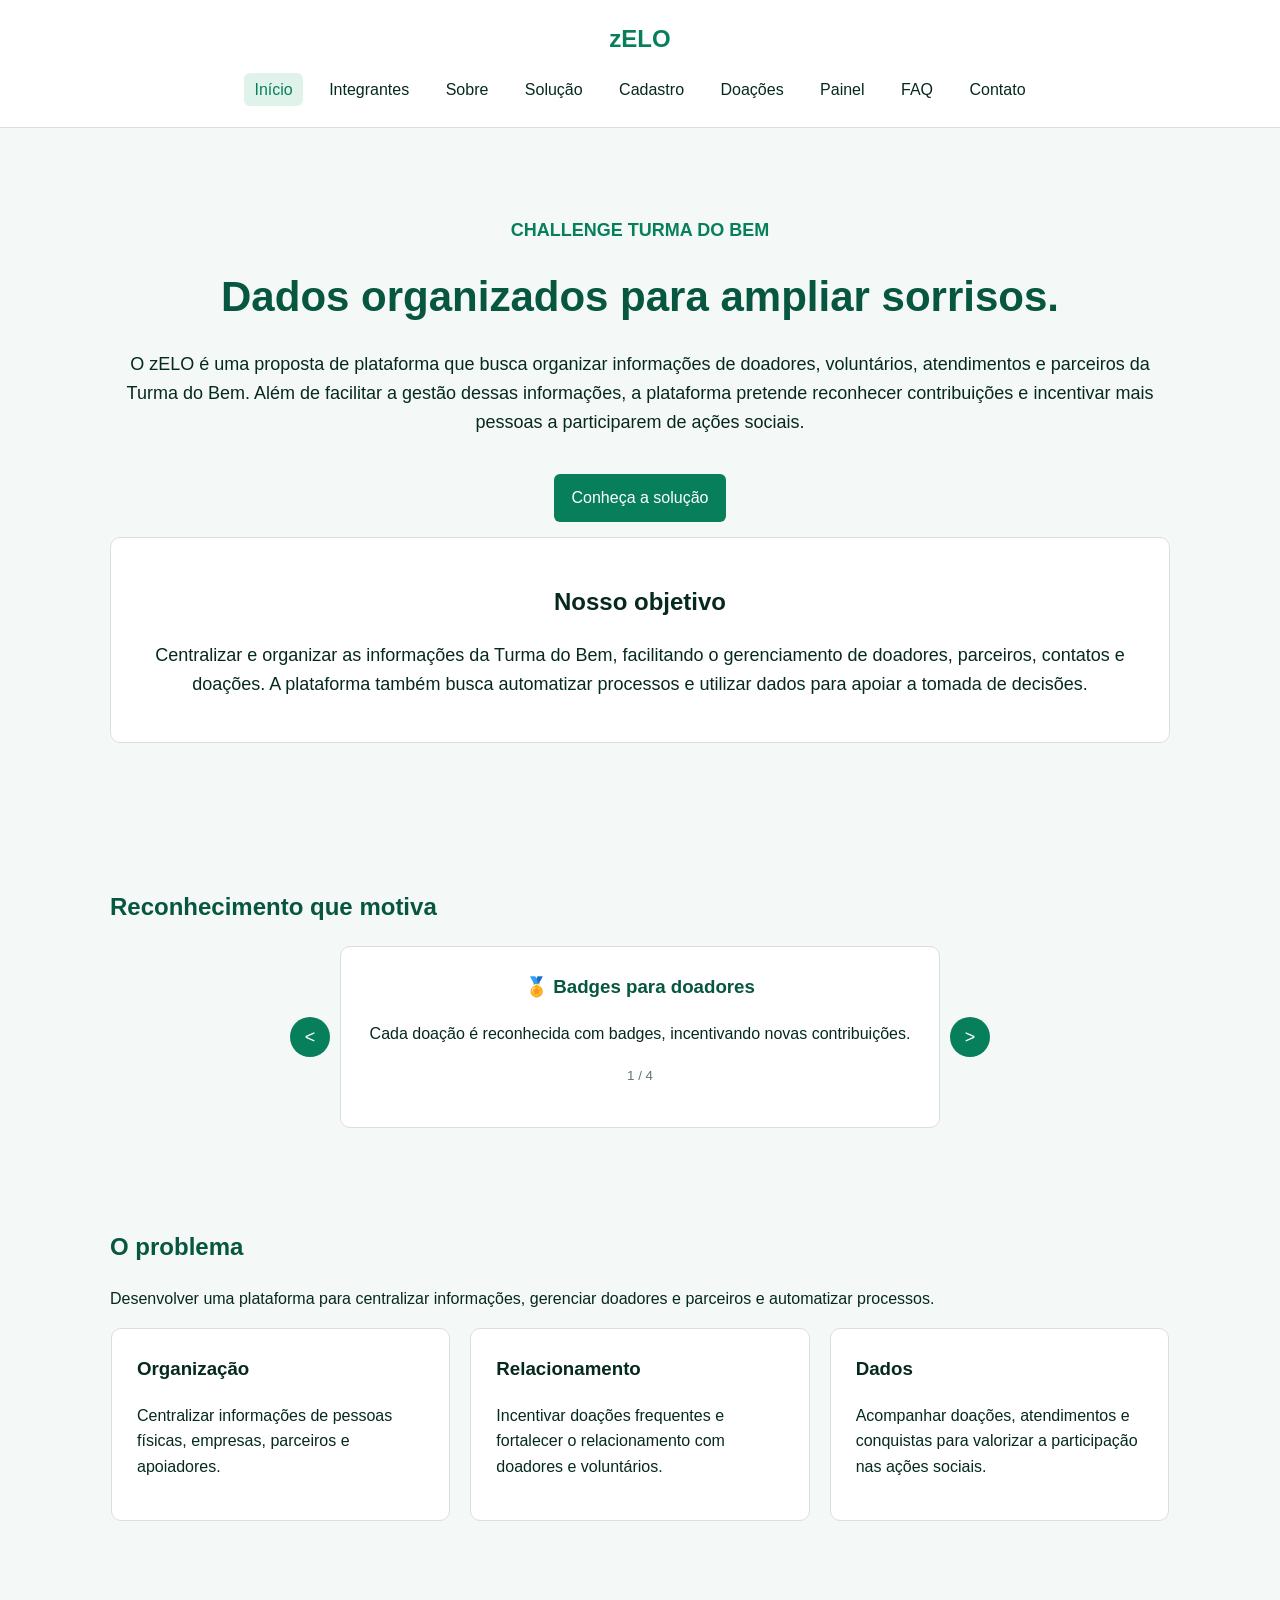
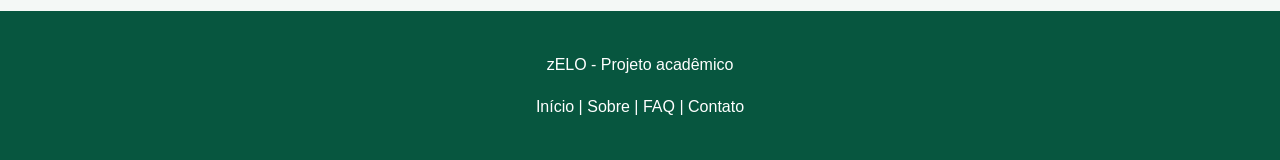
<file: index.html>
<!DOCTYPE html>
<html lang="pt-BR">
<head>
  <meta charset="UTF-8">
  <meta name="viewport" content="width=device-width, initial-scale=1.0">
  <title>zELO | Início</title>
  <!-- CSS e JavaScript externos -->
  <link rel="stylesheet" href="css/style.css">
  <script src="js/java.js" defer></script>
</head>
<body>
  <!-- Cabeçalho com logo e menu de navegação -->
  <header>
    <nav>
      <p class="logo"><a href="index.html">zELO</a></p>
      <ul>
        <li><a class="ativo" href="index.html">Início</a></li>
        <li><a href="integrantes.html">Integrantes</a></li>
        <li><a href="sobre.html">Sobre</a></li>
        <li><a href="solucao.html">Solução</a></li>
        <li><a href="cadastro.html">Cadastro</a></li>
        <li><a href="doacoes.html">Doações</a></li>
        <li><a href="painel.html">Painel</a></li>
        <li><a href="faq.html">FAQ</a></li>
        <li><a href="contato.html">Contato</a></li>
      </ul>
    </nav>
  </header>

  <!-- Conteúdo principal da página -->
  <main>
    <!-- Apresentação do projeto e objetivo -->
    <section class="inicio">
      <div>
        <p class="destaque">CHALLENGE TURMA DO BEM</p>
        <h1>Dados organizados para ampliar sorrisos.</h1>
        <p>O zELO é uma proposta de plataforma que busca organizar informações de doadores, voluntários, atendimentos e parceiros da Turma do Bem. Além de facilitar a gestão dessas informações, a plataforma pretende reconhecer contribuições e incentivar mais pessoas a participarem de ações sociais.</p>
        <a class="botao" href="solucao.html">Conheça a solução</a>
      </div>
      <div class="caixa">
        <h2>Nosso objetivo</h2>
        <p>Centralizar e organizar as informações da Turma do Bem, facilitando o gerenciamento de doadores, parceiros, contatos e doações. A plataforma também busca automatizar processos e utilizar dados para apoiar a tomada de decisões.</p>
      </div>
    </section>

    <!-- O problema que o projeto resolve (cards) -->
    <section class="secao">
      <h2>O problema</h2>
      <p>Desenvolver uma plataforma para centralizar informações, gerenciar doadores e parceiros e automatizar processos.</p>
      <div class="cards">
        <article>
          <h3>Organização</h3>
          <p>Centralizar informações de pessoas físicas, empresas, parceiros e apoiadores.</p>
        </article>
        <article>
          <h3>Relacionamento</h3>
          <p>Incentivar doações frequentes e fortalecer o relacionamento com doadores e voluntários.</p>
        </article>
        <article>
          <h3>Dados</h3>
          <p>Acompanhar doações, atendimentos e conquistas para valorizar a participação nas ações sociais.</p>
        </article>
      </div>
    </section>
  </main>

  <!-- Rodapé -->
  <footer>
    <p>zELO - Projeto acadêmico</p>
    <p><a href="index.html">Início</a> | <a href="sobre.html">Sobre</a> | <a href="faq.html">FAQ</a> | <a href="contato.html">Contato</a></p>
  </footer>
</body>
</html>
</file>
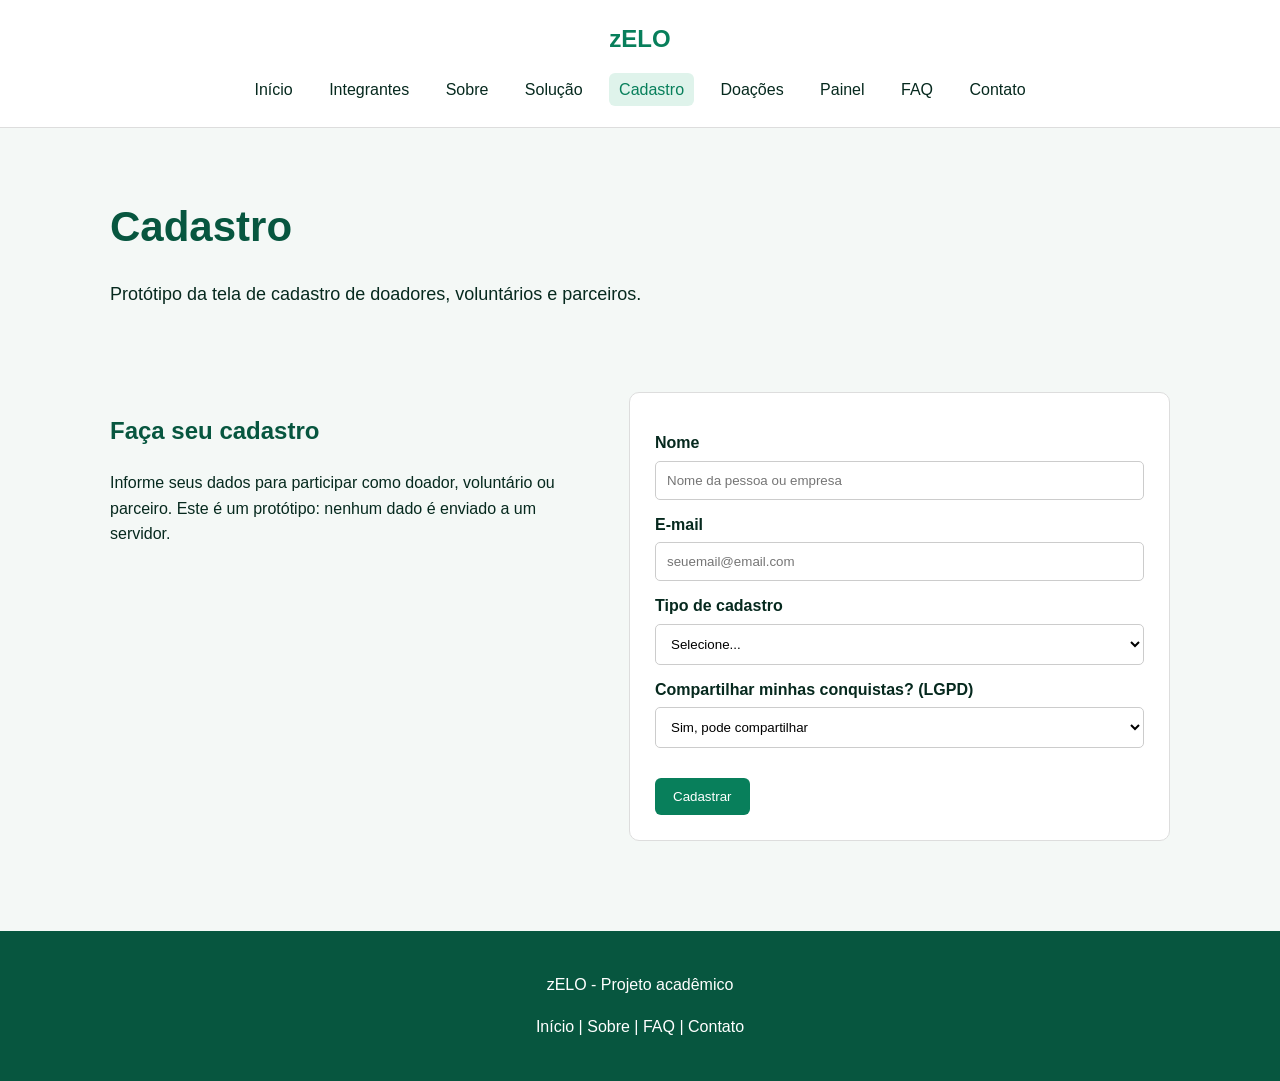
<file: cadastro.html>
<!DOCTYPE html>
<html lang="pt-BR">
<head>
  <meta charset="UTF-8">
  <meta name="viewport" content="width=device-width, initial-scale=1.0">
  <title>zELO | Cadastro</title>
  <!-- CSS e JavaScript externos -->
  <link rel="stylesheet" href="css/style.css">
  <script src="js/java.js" defer></script>
</head>
<body>
  <!-- Cabeçalho com logo e menu de navegação -->
  <header>
    <nav>
      <p class="logo"><a href="index.html">zELO</a></p>
      <ul>
        <li><a href="index.html">Início</a></li>
        <li><a href="integrantes.html">Integrantes</a></li>
        <li><a href="sobre.html">Sobre</a></li>
        <li><a href="solucao.html">Solução</a></li>
        <li><a class="ativo" href="cadastro.html">Cadastro</a></li>
        <li><a href="doacoes.html">Doações</a></li>
        <li><a href="painel.html">Painel</a></li>
        <li><a href="faq.html">FAQ</a></li>
        <li><a href="contato.html">Contato</a></li>
      </ul>
    </nav>
  </header>

  <!-- Conteúdo principal da página -->
  <main>
    <!-- Título da página -->
    <section class="topo">
      <h1>Cadastro</h1>
      <p>Protótipo da tela de cadastro de doadores, voluntários e parceiros.</p>
    </section>

    <!-- Texto e formulário de cadastro (validação no JavaScript) -->
    <section class="secao duas-colunas">
      <div>
        <h2>Faça seu cadastro</h2>
        <p>Informe seus dados para participar como doador, voluntário ou parceiro. Este é um protótipo: nenhum dado é enviado a um servidor.</p>
      </div>
      <form id="form-cadastro">
        <label for="cad-nome">Nome</label>
        <input id="cad-nome" type="text" placeholder="Nome da pessoa ou empresa">

        <label for="cad-email">E-mail</label>
        <input id="cad-email" type="email" placeholder="seuemail@email.com">

        <label for="cad-tipo">Tipo de cadastro</label>
        <select id="cad-tipo">
          <option value="">Selecione...</option>
          <option value="Doador">Doador</option>
          <option value="Voluntário">Voluntário</option>
          <option value="Parceiro">Parceiro</option>
        </select>

        <label for="cad-compartilha">Compartilhar minhas conquistas? (LGPD)</label>
        <select id="cad-compartilha">
          <option value="sim">Sim, pode compartilhar</option>
          <option value="nao">Não, manter privado</option>
        </select>

        <button class="botao" type="submit">Cadastrar</button>
      </form>
    </section>
  </main>

  <!-- Rodapé -->
  <footer>
    <p>zELO - Projeto acadêmico</p>
    <p><a href="index.html">Início</a> | <a href="sobre.html">Sobre</a> | <a href="faq.html">FAQ</a> | <a href="contato.html">Contato</a></p>
  </footer>
</body>
</html>
</file>
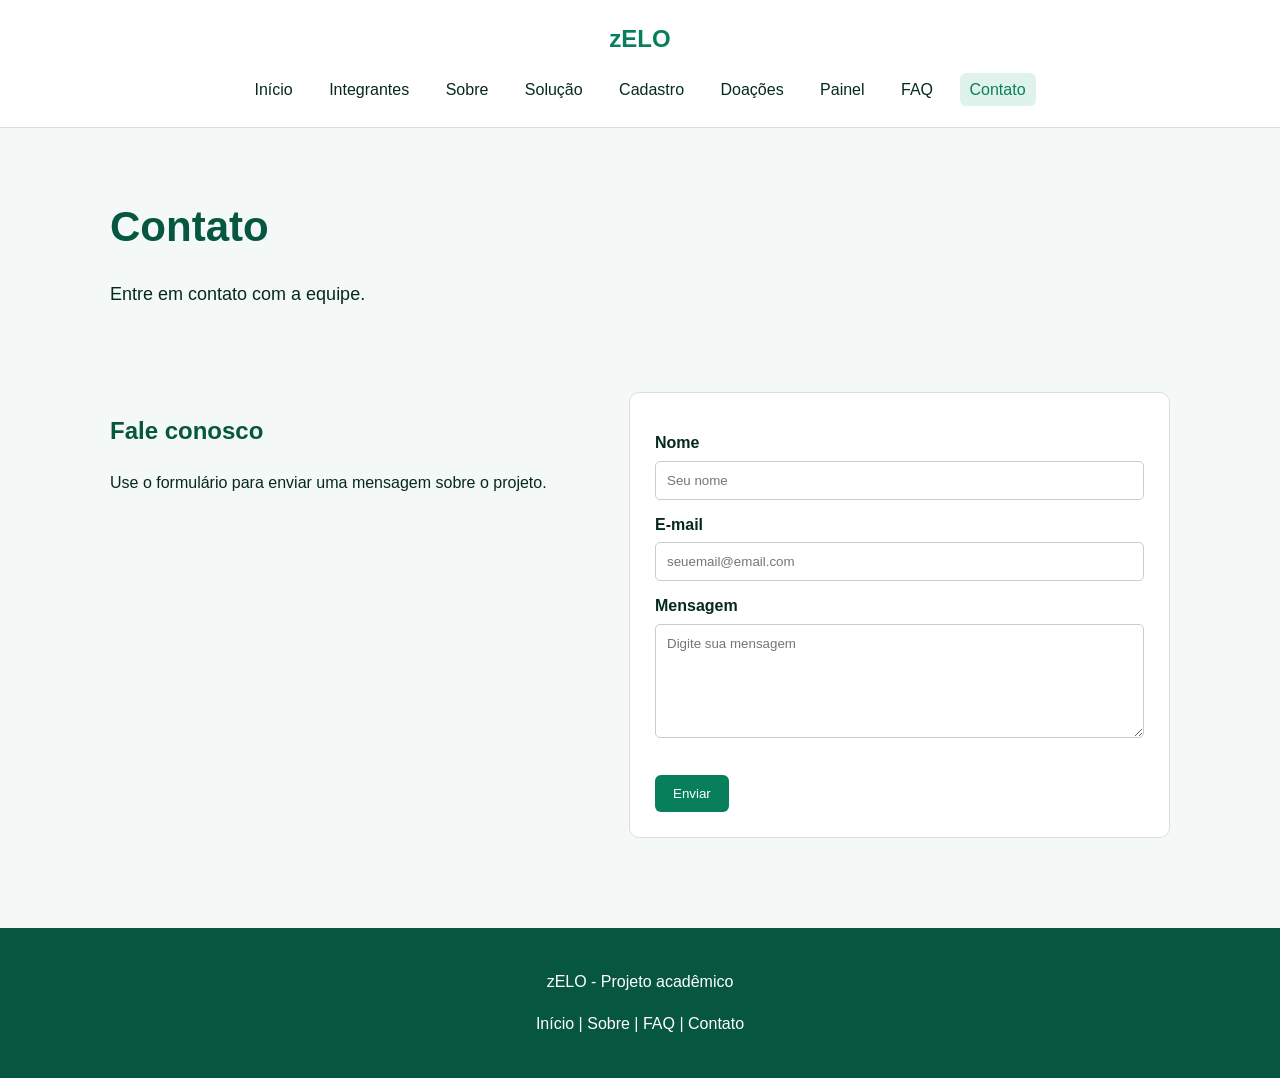
<file: contato.html>
<!DOCTYPE html>
<html lang="pt-BR">
<head>
  <meta charset="UTF-8">
  <meta name="viewport" content="width=device-width, initial-scale=1.0">
  <title>zELO | Contato</title>
  <!-- CSS e JavaScript externos -->
  <link rel="stylesheet" href="css/style.css">
  <script src="js/java.js" defer></script>
</head>
<body>
  <!-- Cabeçalho com logo e menu de navegação -->
  <header>
    <nav>
      <p class="logo"><a href="index.html">zELO</a></p>
      <ul>
        <li><a href="index.html">Início</a></li>
        <li><a href="integrantes.html">Integrantes</a></li>
        <li><a href="sobre.html">Sobre</a></li>
        <li><a href="solucao.html">Solução</a></li>
        <li><a href="cadastro.html">Cadastro</a></li>
        <li><a href="doacoes.html">Doações</a></li>
        <li><a href="painel.html">Painel</a></li>
        <li><a href="faq.html">FAQ</a></li>
        <li><a class="ativo" href="contato.html">Contato</a></li>
      </ul>
    </nav>
  </header>

  <!-- Conteúdo principal da página -->
  <main>
    <!-- Título da página -->
    <section class="topo">
      <h1>Contato</h1>
      <p>Entre em contato com a equipe.</p>
    </section>

    <!-- Texto e formulário de contato (validação no JavaScript) -->
    <section class="secao duas-colunas">
      <div>
        <h2>Fale conosco</h2>
        <p>Use o formulário para enviar uma mensagem sobre o projeto.</p>
      </div>
      <form id="form-contato">
        <label for="nome">Nome</label>
        <input id="nome" type="text" placeholder="Seu nome">

        <label for="email">E-mail</label>
        <input id="email" type="email" placeholder="seuemail@email.com">

        <label for="mensagem">Mensagem</label>
        <textarea id="mensagem" rows="6" placeholder="Digite sua mensagem"></textarea>

        <button class="botao" type="submit">Enviar</button>
      </form>
    </section>
  </main>

  <!-- Rodapé -->
  <footer>
    <p>zELO - Projeto acadêmico</p>
    <p><a href="index.html">Início</a> | <a href="sobre.html">Sobre</a> | <a href="faq.html">FAQ</a> | <a href="contato.html">Contato</a></p>
  </footer>
</body>
</html>
</file>
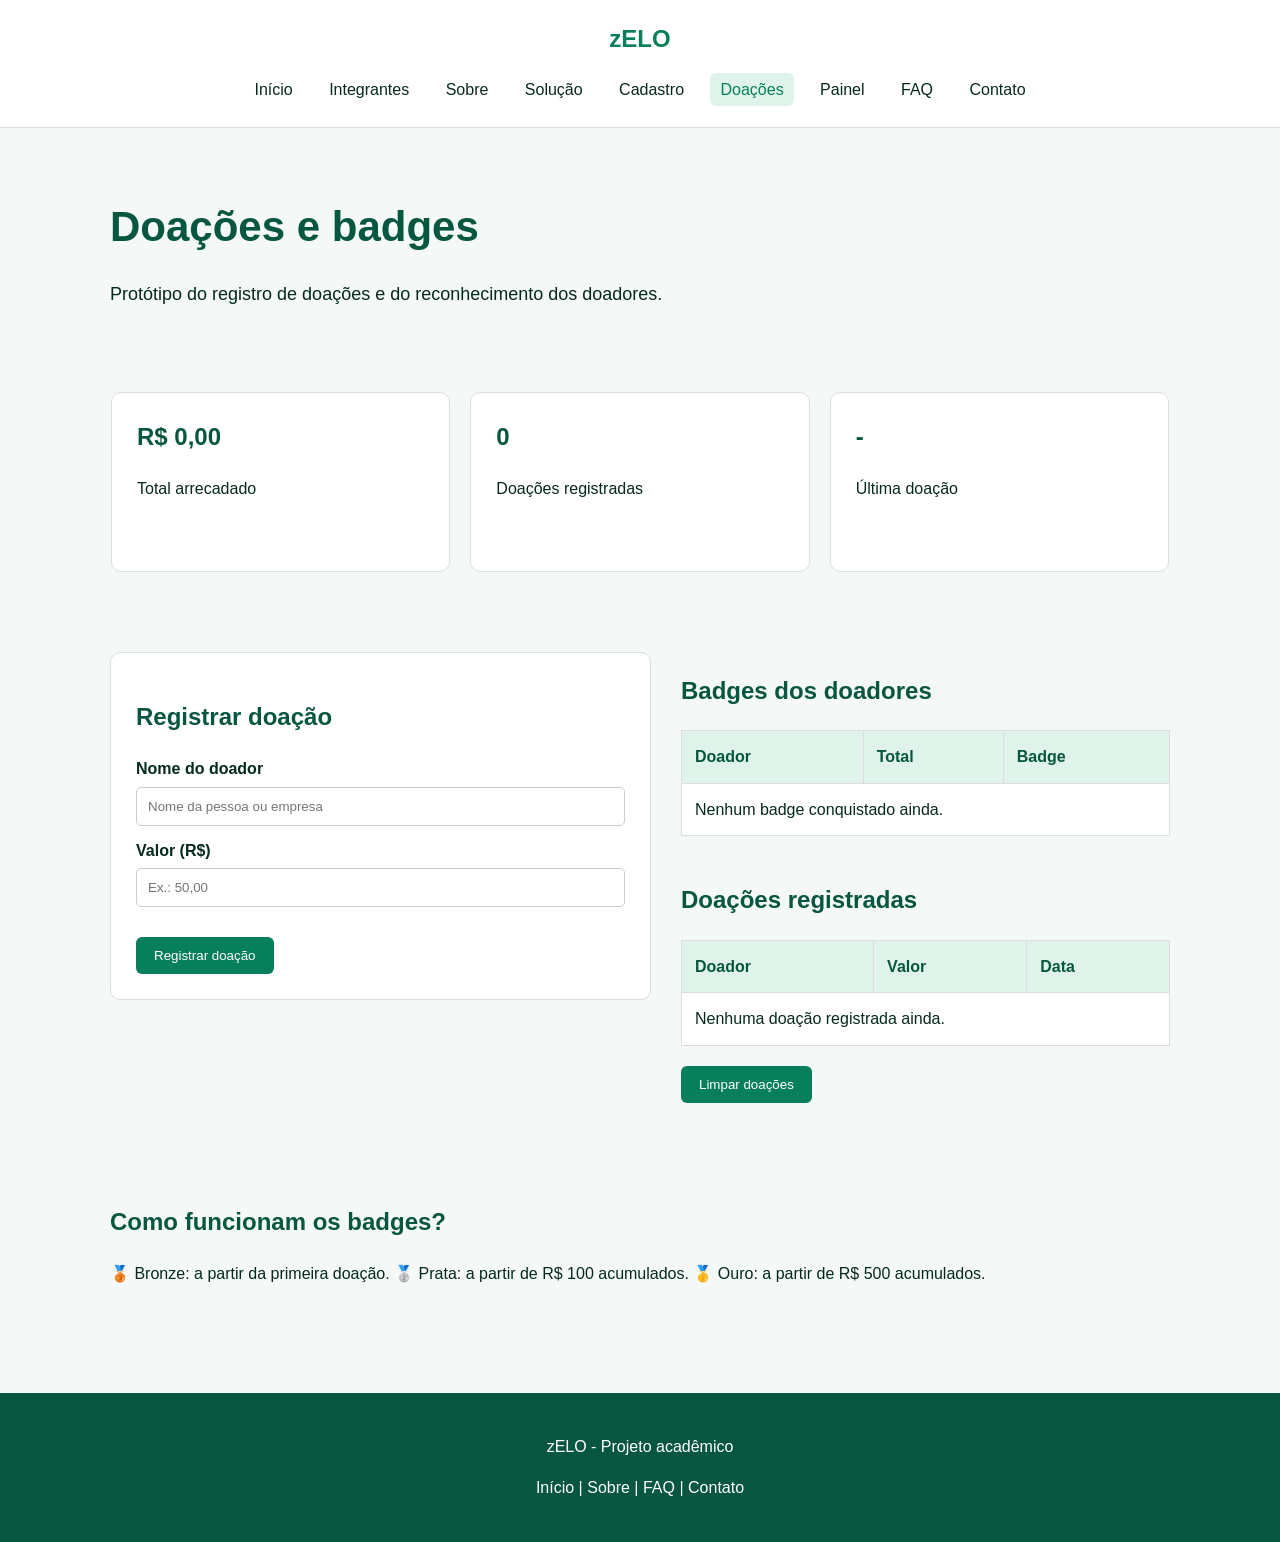
<file: doacoes.html>
<!DOCTYPE html>
<html lang="pt-BR">
<head>
  <meta charset="UTF-8">
  <meta name="viewport" content="width=device-width, initial-scale=1.0">
  <title>zELO | Doações</title>
  <!-- CSS e JavaScript externos -->
  <link rel="stylesheet" href="css/style.css">
  <script src="js/java.js" defer></script>
</head>
<body>
  <!-- Cabeçalho com logo e menu de navegação -->
  <header>
    <nav>
      <p class="logo"><a href="index.html">zELO</a></p>
      <ul>
        <li><a href="index.html">Início</a></li>
        <li><a href="integrantes.html">Integrantes</a></li>
        <li><a href="sobre.html">Sobre</a></li>
        <li><a href="solucao.html">Solução</a></li>
        <li><a href="cadastro.html">Cadastro</a></li>
        <li><a class="ativo" href="doacoes.html">Doações</a></li>
        <li><a href="painel.html">Painel</a></li>
        <li><a href="faq.html">FAQ</a></li>
        <li><a href="contato.html">Contato</a></li>
      </ul>
    </nav>
  </header>

  <!-- Conteúdo principal da página -->
  <main>
    <!-- Título da página -->
    <section class="topo">
      <h1>Doações e badges</h1>
      <p>Protótipo do registro de doações e do reconhecimento dos doadores.</p>
    </section>

    <!-- Resumo das doações (cards) -->
    <section class="secao">
      <div class="cards">
        <article>
          <h2 id="total-arrecadado">R$ 0,00</h2>
          <p>Total arrecadado</p>
        </article>
        <article>
          <h2 id="qtd-doacoes">0</h2>
          <p>Doações registradas</p>
        </article>
        <article>
          <h2 id="ultima-valor">-</h2>
          <p id="ultima-nome">Última doação</p>
        </article>
      </div>
    </section>

    <!-- Formulário de doação e tabelas de badges -->
    <section class="secao duas-colunas">
      <form id="form-doacao">
        <h2>Registrar doação</h2>

        <label for="doa-nome">Nome do doador</label>
        <input id="doa-nome" type="text" placeholder="Nome da pessoa ou empresa">

        <label for="doa-valor">Valor (R$)</label>
        <input id="doa-valor" type="text" placeholder="Ex.: 50,00">

        <button class="botao" type="submit">Registrar doação</button>
      </form>
      <div>
        <h2>Badges dos doadores</h2>
        <table>
          <thead>
            <tr><th>Doador</th><th>Total</th><th>Badge</th></tr>
          </thead>
          <tbody id="lista-badges"></tbody>
        </table>

        <h2 class="margem">Doações registradas</h2>
        <table>
          <thead>
            <tr><th>Doador</th><th>Valor</th><th>Data</th></tr>
          </thead>
          <tbody id="lista-doacoes"></tbody>
        </table>
        <button class="botao" type="button" id="limpar-doacoes">Limpar doações</button>
      </div>
    </section>

    <!-- Explicação dos badges -->
    <section class="secao">
      <h2>Como funcionam os badges?</h2>
      <p>🥉 Bronze: a partir da primeira doação. 🥈 Prata: a partir de R$ 100 acumulados. 🥇 Ouro: a partir de R$ 500 acumulados.</p>
    </section>
  </main>

  <!-- Rodapé -->
  <footer>
    <p>zELO - Projeto acadêmico</p>
    <p><a href="index.html">Início</a> | <a href="sobre.html">Sobre</a> | <a href="faq.html">FAQ</a> | <a href="contato.html">Contato</a></p>
  </footer>
</body>
</html>
</file>
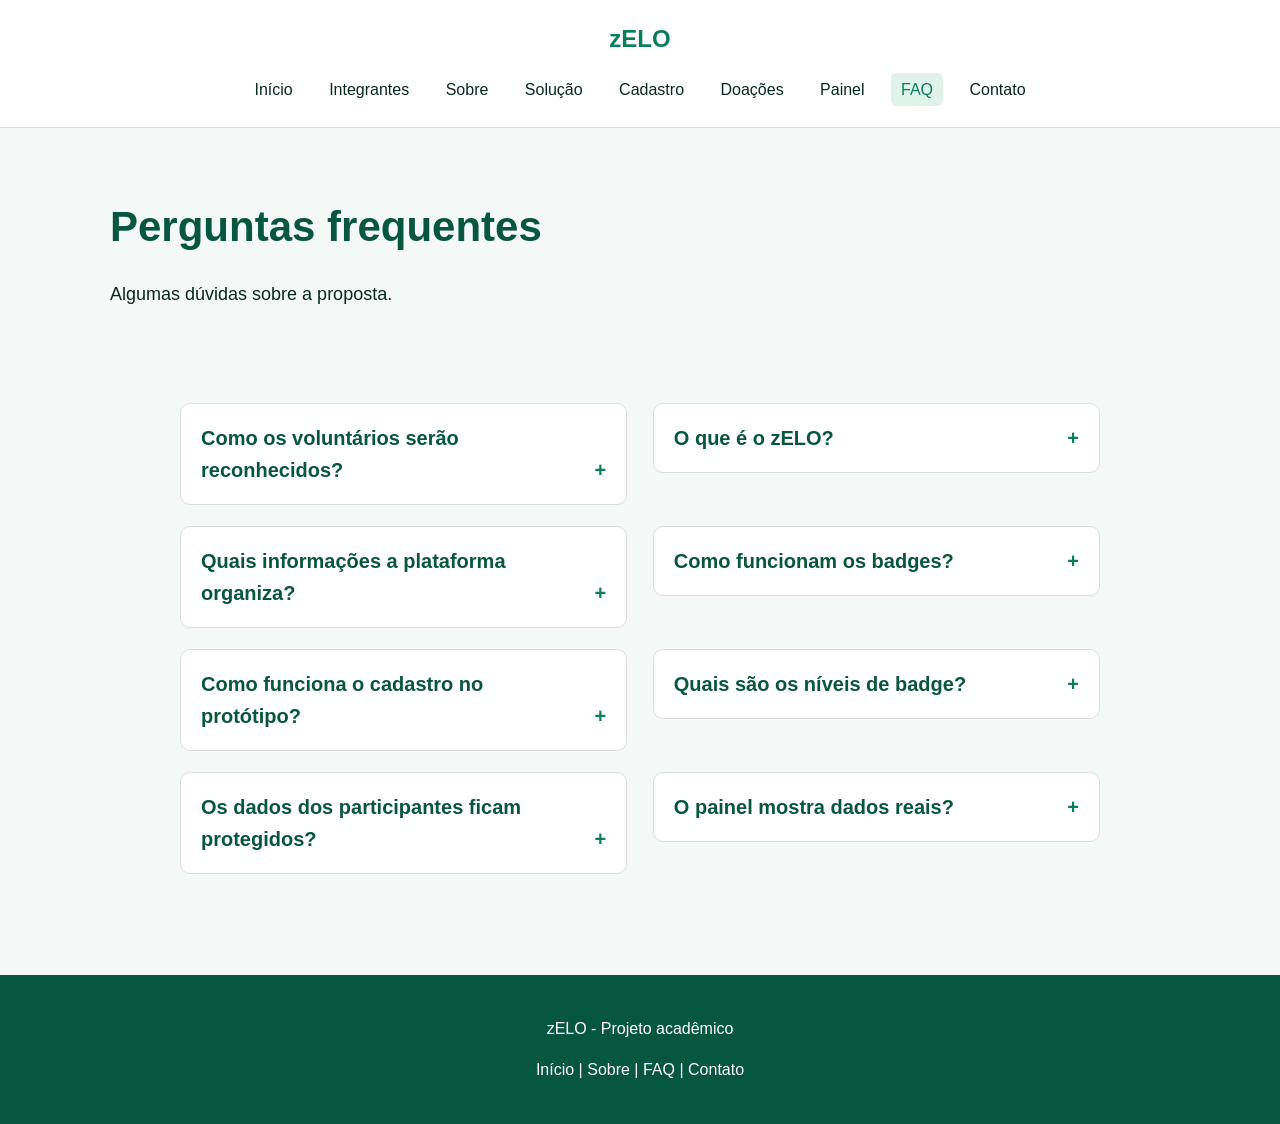
<file: faq.html>
<!DOCTYPE html>
<html lang="pt-BR">
<head>
  <meta charset="UTF-8">
  <meta name="viewport" content="width=device-width, initial-scale=1.0">
  <title>zELO | FAQ</title>
  <!-- CSS e JavaScript externos -->
  <link rel="stylesheet" href="css/style.css">
  <script src="js/java.js" defer></script>
</head>
<body>
  <!-- Cabeçalho com logo e menu de navegação -->
  <header>
    <nav>
      <p class="logo"><a href="index.html">zELO</a></p>
      <ul>
        <li><a href="index.html">Início</a></li>
        <li><a href="integrantes.html">Integrantes</a></li>
        <li><a href="sobre.html">Sobre</a></li>
        <li><a href="solucao.html">Solução</a></li>
        <li><a href="cadastro.html">Cadastro</a></li>
        <li><a href="doacoes.html">Doações</a></li>
        <li><a href="painel.html">Painel</a></li>
        <li><a class="ativo" href="faq.html">FAQ</a></li>
        <li><a href="contato.html">Contato</a></li>
      </ul>
    </nav>
  </header>

  <!-- Conteúdo principal da página -->
  <main>
    <!-- Título da página -->
    <section class="topo">
      <h1>Perguntas frequentes</h1>
      <p>Algumas dúvidas sobre a proposta.</p>
    </section>

    <!-- Perguntas e respostas (acordeão feito pelo JavaScript) -->
    <section class="secao faq">
      <article>
        <h2>Como os voluntários serão reconhecidos?</h2>
        <p>A plataforma pretende registrar os atendimentos realizados, permitir a emissão de certificados e compartilhar conquistas.</p>
      </article>

      <article>
        <h2>O que é o zELO?</h2>
        <p>O zELO é uma proposta de plataforma para centralizar informações, organizar doadores e parceiros e facilitar o gerenciamento de processos da organização.</p>
      </article>

      <article>
        <h2>Quais informações a plataforma organiza?</h2>
        <p>Informações de pessoas físicas, empresas, parceiros, apoiadores, contatos, interações e doações.</p>
      </article>

      <article>
        <h2>Como funcionam os badges?</h2>
        <p>Os badges reconhecem as contribuições dos doadores e ajudam a incentivar novas doações.</p>
      </article>

      <article>
        <h2>Como funciona o cadastro no protótipo?</h2>
        <p>Na página Cadastro, você informa nome, e-mail e o tipo (doador, voluntário ou parceiro). No protótipo, nenhum dado é enviado a um servidor.</p>
      </article>

      <article>
        <h2>Quais são os níveis de badge?</h2>
        <p>No protótipo, o doador ganha o badge Bronze na primeira doação, Prata ao acumular R$ 100 e Ouro ao acumular R$ 500. Você pode testar na página Doações.</p>
      </article>

      <article>
        <h2>Os dados dos participantes ficam protegidos?</h2>
        <p>A proposta segue a LGPD: o compartilhamento das conquistas é uma escolha de cada pessoa. No protótipo, nenhum dado é enviado a um servidor e as doações ficam salvas apenas no seu navegador.</p>
      </article>

      <article>
        <h2>O painel mostra dados reais?</h2>
        <p>Não. O painel é apenas um exemplo de como os indicadores poderiam ser apresentados em uma versão futura da plataforma.</p>
      </article>
    </section>
  </main>

  <!-- Rodapé -->
  <footer>
    <p>zELO - Projeto acadêmico</p>
    <p><a href="index.html">Início</a> | <a href="sobre.html">Sobre</a> | <a href="faq.html">FAQ</a> | <a href="contato.html">Contato</a></p>
  </footer>
</body>
</html>
</file>
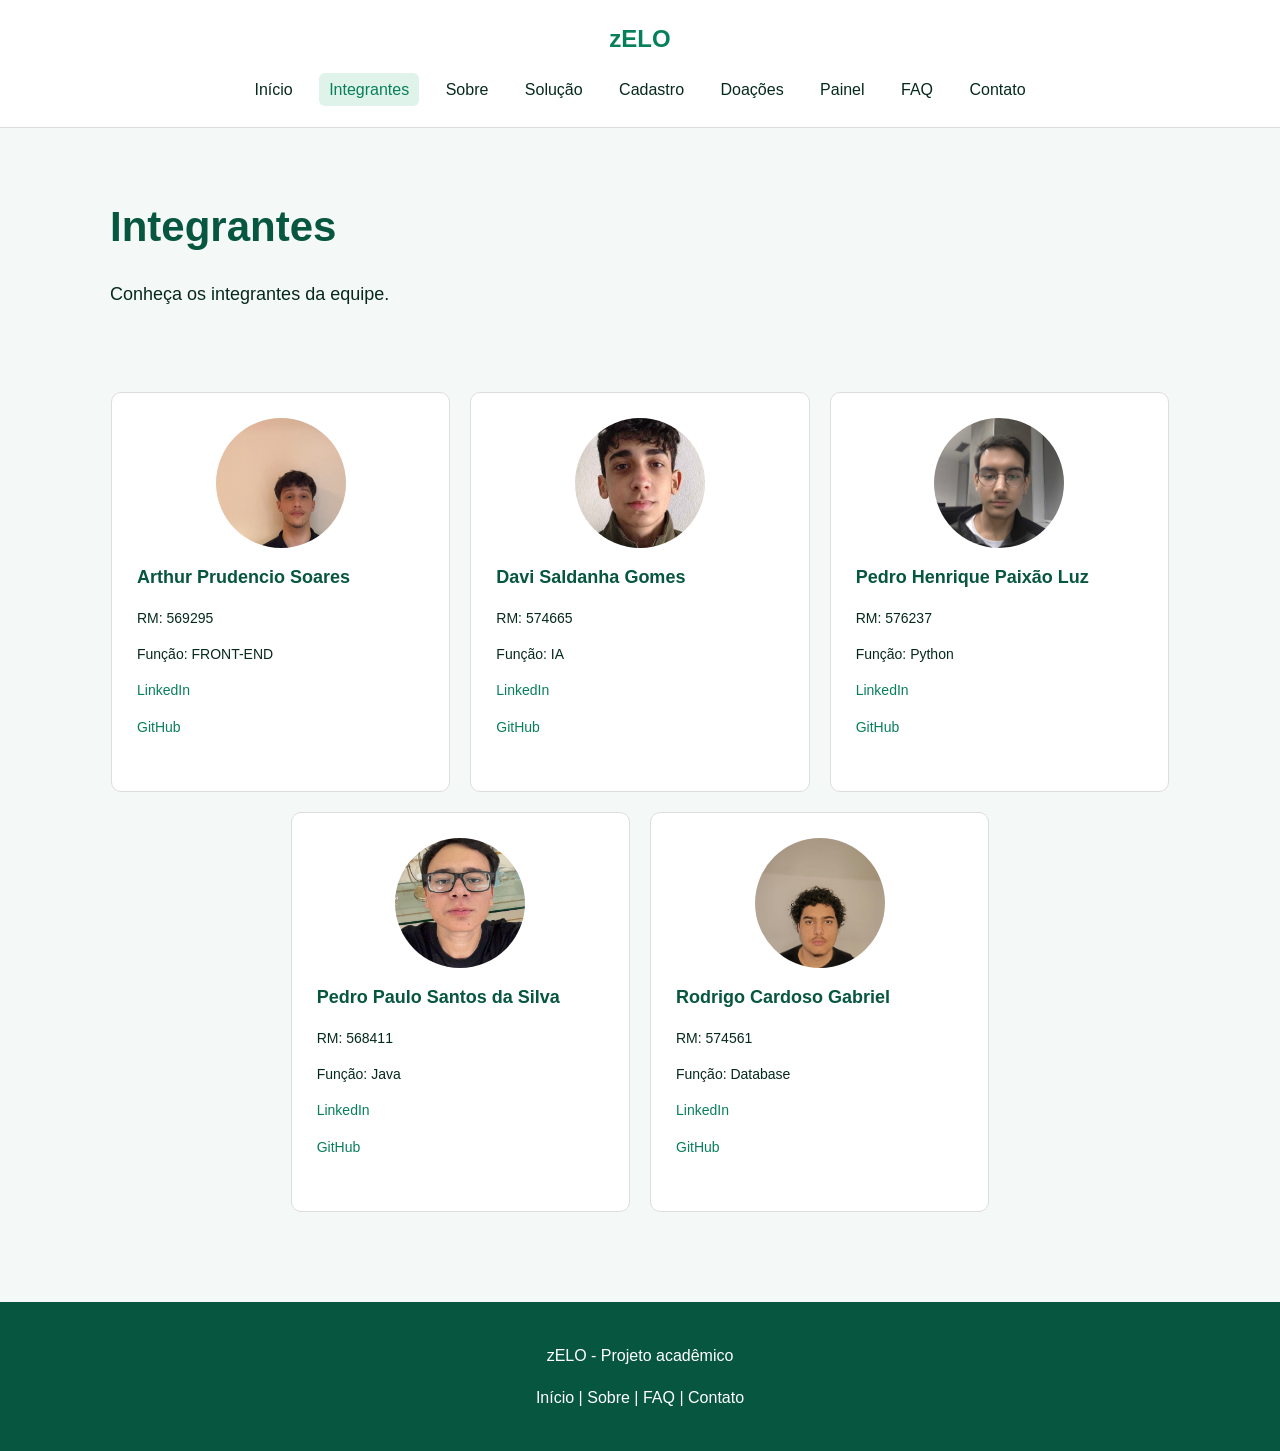
<file: integrantes.html>
<!DOCTYPE html>
<html lang="pt-BR">
<head>
  <meta charset="UTF-8">
  <meta name="viewport" content="width=device-width, initial-scale=1.0">
  <title>zELO | Integrantes</title>
  <!-- CSS e JavaScript externos -->
  <link rel="stylesheet" href="css/style.css">
  <script src="js/java.js" defer></script>
</head>
<body>
  <!-- Cabeçalho com logo e menu de navegação -->
  <header>
    <nav>
      <p class="logo"><a href="index.html">zELO</a></p>
      <ul>
        <li><a href="index.html">Início</a></li>
        <li><a class="ativo" href="integrantes.html">Integrantes</a></li>
        <li><a href="sobre.html">Sobre</a></li>
        <li><a href="solucao.html">Solução</a></li>
        <li><a href="cadastro.html">Cadastro</a></li>
        <li><a href="doacoes.html">Doações</a></li>
        <li><a href="painel.html">Painel</a></li>
        <li><a href="faq.html">FAQ</a></li>
        <li><a href="contato.html">Contato</a></li>
      </ul>
    </nav>
  </header>

  <!-- Conteúdo principal da página -->
  <main>
    <!-- Título da página -->
    <section class="topo">
      <h1>Integrantes</h1>
      <p>Conheça os integrantes da equipe.</p>
    </section>

    <!-- Cards dos integrantes (foto, RM, função e links) -->
    <section class="secao">
      <div class="cards integrantes">

        <article>
          <img src="Imagens/Arthur.jpg.jpeg" alt="Foto de Arthur">
          <h2>Arthur Prudencio Soares</h2>
          <p>RM: 569295</p>
          <p>Função: FRONT-END</p>
          <p><a href="https://www.linkedin.com/in/arthur-prudencio-68a161391?utm_source=share_via&utm_content=profile&utm_medium=member_ios" target="_blank">LinkedIn</a></p>
          <p><a href="https://github.com/arthurpso2" target="_blank">GitHub</a></p>
        </article>

        <article>
          <img src="Imagens/Davi.jpg.jpeg" alt="Foto de Davi Saldanha">
          <h2>Davi Saldanha Gomes</h2>
          <p>RM: 574665</p>
          <p>Função: IA</p>
          <p><a href="https://www.linkedin.com/in/davisaldanhagomes?utm_source=share_via&utm_content=profile&utm_medium=member_android" target="_blank">LinkedIn</a></p>
          <p><a href="https://github.com/DaviS123444" target="_blank">GitHub</a></p>
        </article>

        <article>
          <img src="Imagens/Pedro Henrique.jpg.jpeg" alt="Foto de Pedro Henrique">
          <h2>Pedro Henrique Paixão Luz</h2>
          <p>RM: 576237</p>
          <p>Função: Python</p>
          <p><a href="https://www.linkedin.com/in/pedro-henrique-389960440" target="_blank">LinkedIn</a></p>
          <p><a href="https://github.com/Pedruka0" target="_blank">GitHub</a></p>
        </article>

        <article>
          <img src="Imagens/Pedro Paulo.jpg.jpeg" alt="Foto de Pedro Paulo">
          <h2>Pedro Paulo Santos da Silva</h2>
          <p>RM: 568411</p>
          <p>Função: Java</p>
          <p><a href="https://www.linkedin.com/in/pedro-santos-704b9b1b1?utm_source=share_via&utm_content=profile&utm_medium=member_ios#" target="_blank">LinkedIn</a></p>
          <p><a href="https://github.com/PedroPaulo-03" target="_blank">GitHub</a></p>
        </article>

        <article>
          <img src="Imagens/Rodrigo.jpg.jpeg" alt="Foto de Rodrigo">
          <h2>Rodrigo Cardoso Gabriel</h2>
          <p>RM: 574561</p>
          <p>Função: Database</p>
          <p><a href="https://www.linkedin.com/in/rodrigo-gabriel-8319353b8?utm_source=share_via&utm_content=profile&utm_medium=member_android" target="_blank">LinkedIn</a></p>
          <p><a href="https://github.com/Rcg42" target="_blank">GitHub</a></p>
        </article>
      </div>
    </section>
  </main>

  <!-- Rodapé -->
  <footer>
    <p>zELO - Projeto acadêmico</p>
    <p><a href="index.html">Início</a> | <a href="sobre.html">Sobre</a> | <a href="faq.html">FAQ</a> | <a href="contato.html">Contato</a></p>
  </footer>
</body>
</html>
</file>
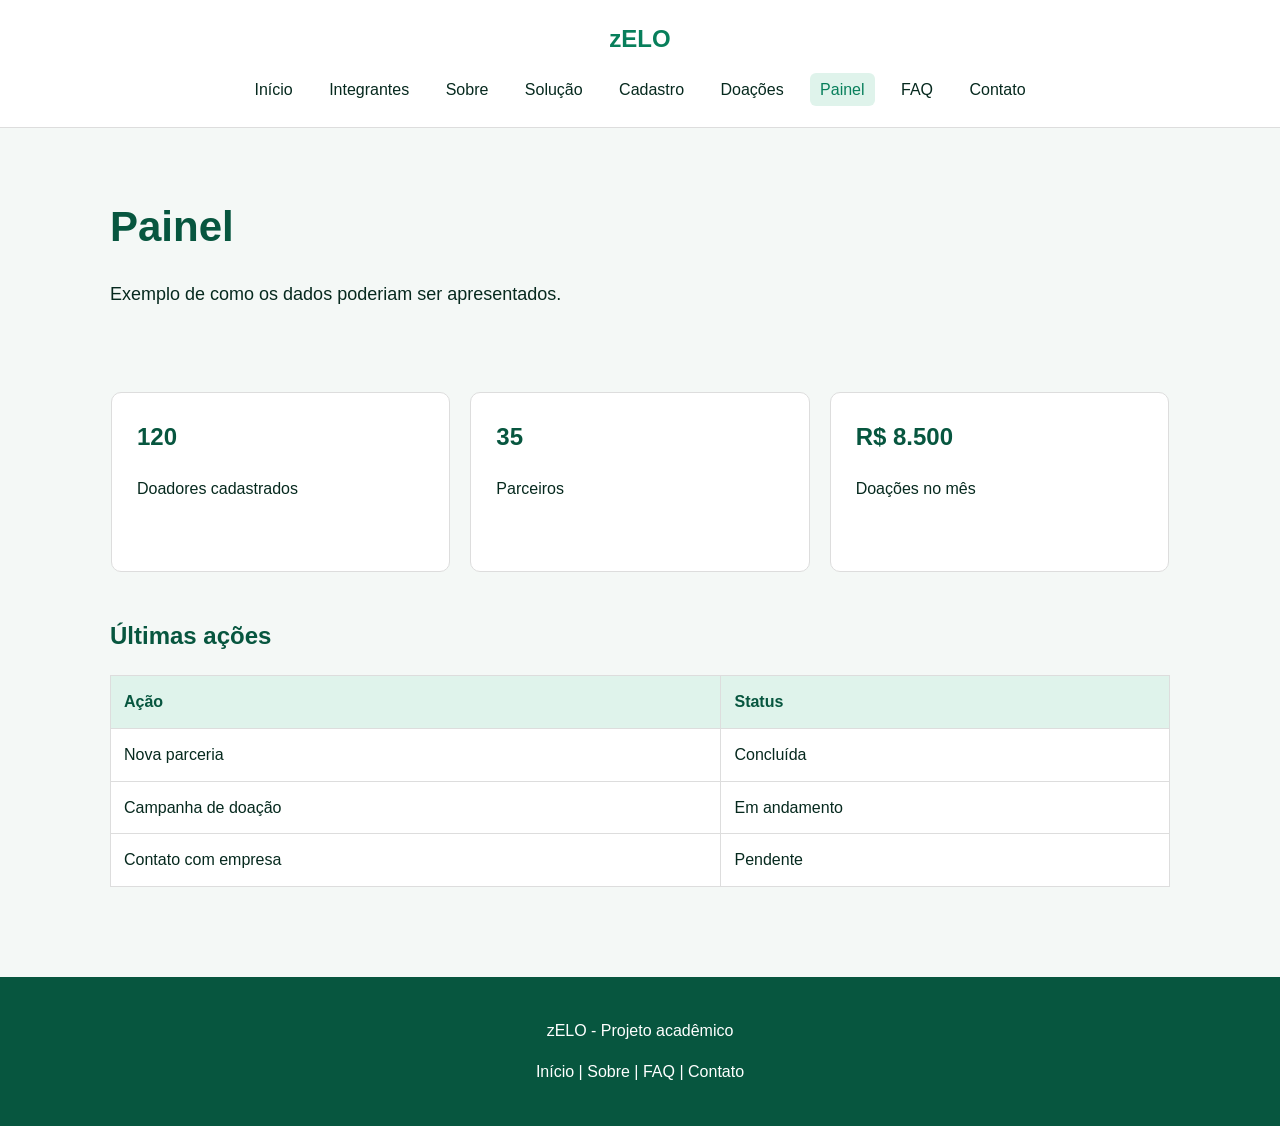
<file: painel.html>
<!DOCTYPE html>
<html lang="pt-BR">
<head>
  <meta charset="UTF-8">
  <meta name="viewport" content="width=device-width, initial-scale=1.0">
  <title>zELO | Painel</title>
  <!-- CSS e JavaScript externos -->
  <link rel="stylesheet" href="css/style.css">
  <script src="js/java.js" defer></script>
</head>
<body>
  <!-- Cabeçalho com logo e menu de navegação -->
  <header>
    <nav>
      <p class="logo"><a href="index.html">zELO</a></p>
      <ul>
        <li><a href="index.html">Início</a></li>
        <li><a href="integrantes.html">Integrantes</a></li>
        <li><a href="sobre.html">Sobre</a></li>
        <li><a href="solucao.html">Solução</a></li>
        <li><a href="cadastro.html">Cadastro</a></li>
        <li><a href="doacoes.html">Doações</a></li>
        <li><a class="ativo" href="painel.html">Painel</a></li>
        <li><a href="faq.html">FAQ</a></li>
        <li><a href="contato.html">Contato</a></li>
      </ul>
    </nav>
  </header>

  <!-- Conteúdo principal da página -->
  <main>
    <!-- Título da página -->
    <section class="topo">
      <h1>Painel</h1>
      <p>Exemplo de como os dados poderiam ser apresentados.</p>
    </section>

    <!-- Indicadores de exemplo e tabela de últimas ações -->
    <section class="secao">
      <div class="cards">
        <article>
          <h2>120</h2>
          <p>Doadores cadastrados</p>
        </article>
        <article>
          <h2>35</h2>
          <p>Parceiros</p>
        </article>
        <article>
          <h2>R$ 8.500</h2>
          <p>Doações no mês</p>
        </article>
      </div>

      <h2 class="margem">Últimas ações</h2>
      <table>
        <thead>
          <tr><th>Ação</th><th>Status</th></tr>
        </thead>
        <tbody>
          <tr><td>Nova parceria</td><td>Concluída</td></tr>
          <tr><td>Campanha de doação</td><td>Em andamento</td></tr>
          <tr><td>Contato com empresa</td><td>Pendente</td></tr>
        </tbody>
      </table>
    </section>
  </main>

  <!-- Rodapé -->
  <footer>
    <p>zELO - Projeto acadêmico</p>
    <p><a href="index.html">Início</a> | <a href="sobre.html">Sobre</a> | <a href="faq.html">FAQ</a> | <a href="contato.html">Contato</a></p>
  </footer>
</body>
</html>
</file>
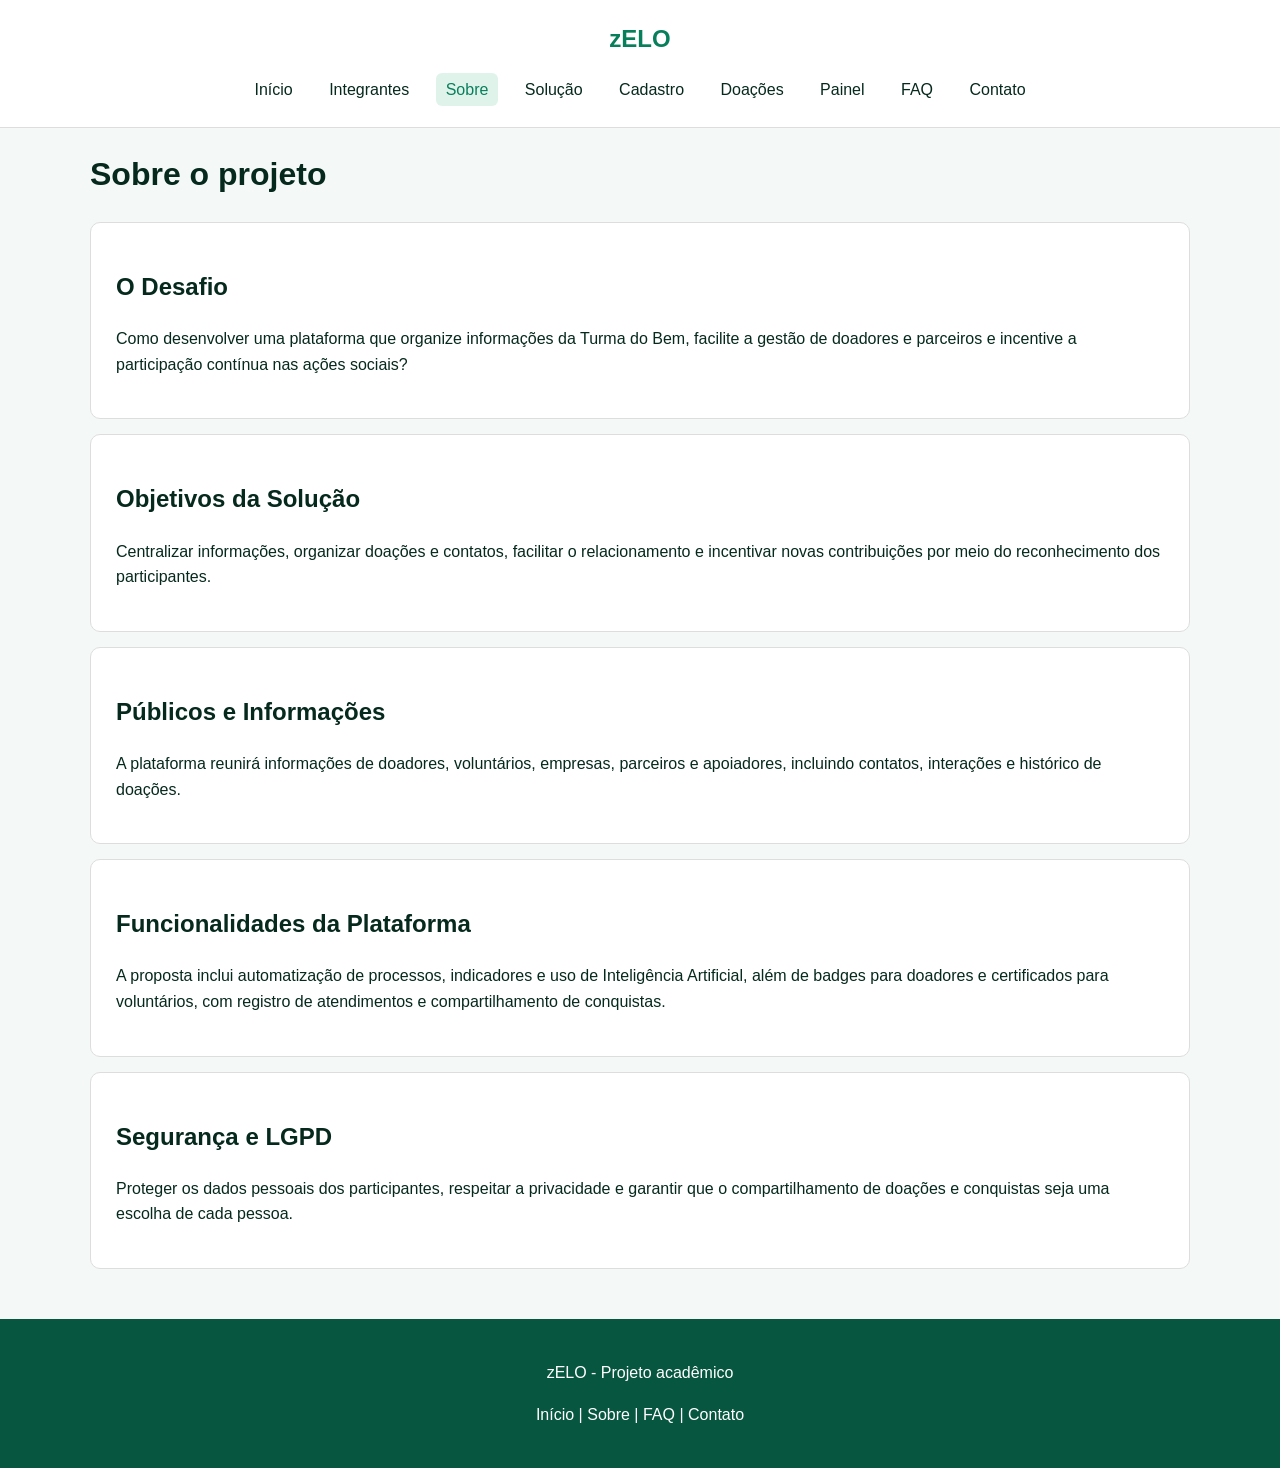
<file: sobre.html>
<!DOCTYPE html>
<html lang="pt-BR">
<head>
  <meta charset="UTF-8">
  <meta name="viewport" content="width=device-width, initial-scale=1.0">
  <title>zELO | Sobre</title>
  <!-- CSS e JavaScript externos -->
  <link rel="stylesheet" href="css/style.css">
  <script src="js/java.js" defer></script>
</head>
<body>
  <!-- Cabeçalho com logo e menu de navegação -->
  <header>
    <nav>
      <p class="logo"><a href="index.html">zELO</a></p>
      <ul>
        <li><a href="index.html">Início</a></li>
        <li><a href="integrantes.html">Integrantes</a></li>
        <li><a class="ativo" href="sobre.html">Sobre</a></li>
        <li><a href="solucao.html">Solução</a></li>
        <li><a href="cadastro.html">Cadastro</a></li>
        <li><a href="doacoes.html">Doações</a></li>
        <li><a href="painel.html">Painel</a></li>
        <li><a href="faq.html">FAQ</a></li>
        <li><a href="contato.html">Contato</a></li>
      </ul>
    </nav>
  </header>

  <!-- Conteúdo principal da página -->
  <main>
    <h1>Sobre o projeto</h1>

    <!-- O desafio -->
    <section class="caixa">
      <h2>O Desafio</h2>
      <p>Como desenvolver uma plataforma que organize informações da Turma do Bem, facilite a gestão de doadores e parceiros e incentive a participação contínua nas ações sociais?</p>
    </section>

    <!-- Objetivos da solução -->
    <section class="caixa">
      <h2>Objetivos da Solução</h2>
      <p>Centralizar informações, organizar doações e contatos, facilitar o relacionamento e incentivar novas contribuições por meio do reconhecimento dos participantes.</p>
    </section>

    <!-- Públicos e informações -->
    <section class="caixa">
      <h2>Públicos e Informações</h2>
      <p>A plataforma reunirá informações de doadores, voluntários, empresas, parceiros e apoiadores, incluindo contatos, interações e histórico de doações.</p>
    </section>

    <!-- Funcionalidades da plataforma -->
    <section class="caixa">
      <h2>Funcionalidades da Plataforma</h2>
      <p>A proposta inclui automatização de processos, indicadores e uso de Inteligência Artificial, além de badges para doadores e certificados para voluntários, com registro de atendimentos e compartilhamento de conquistas.</p>
    </section>

    <!-- Segurança e LGPD -->
    <section class="caixa">
      <h2>Segurança e LGPD</h2>
      <p>Proteger os dados pessoais dos participantes, respeitar a privacidade e garantir que o compartilhamento de doações e conquistas seja uma escolha de cada pessoa.</p>
    </section>
  </main>

  <!-- Rodapé -->
  <footer>
    <p>zELO - Projeto acadêmico</p>
    <p><a href="index.html">Início</a> | <a href="sobre.html">Sobre</a> | <a href="faq.html">FAQ</a> | <a href="contato.html">Contato</a></p>
  </footer>
</body>
</html>
</file>
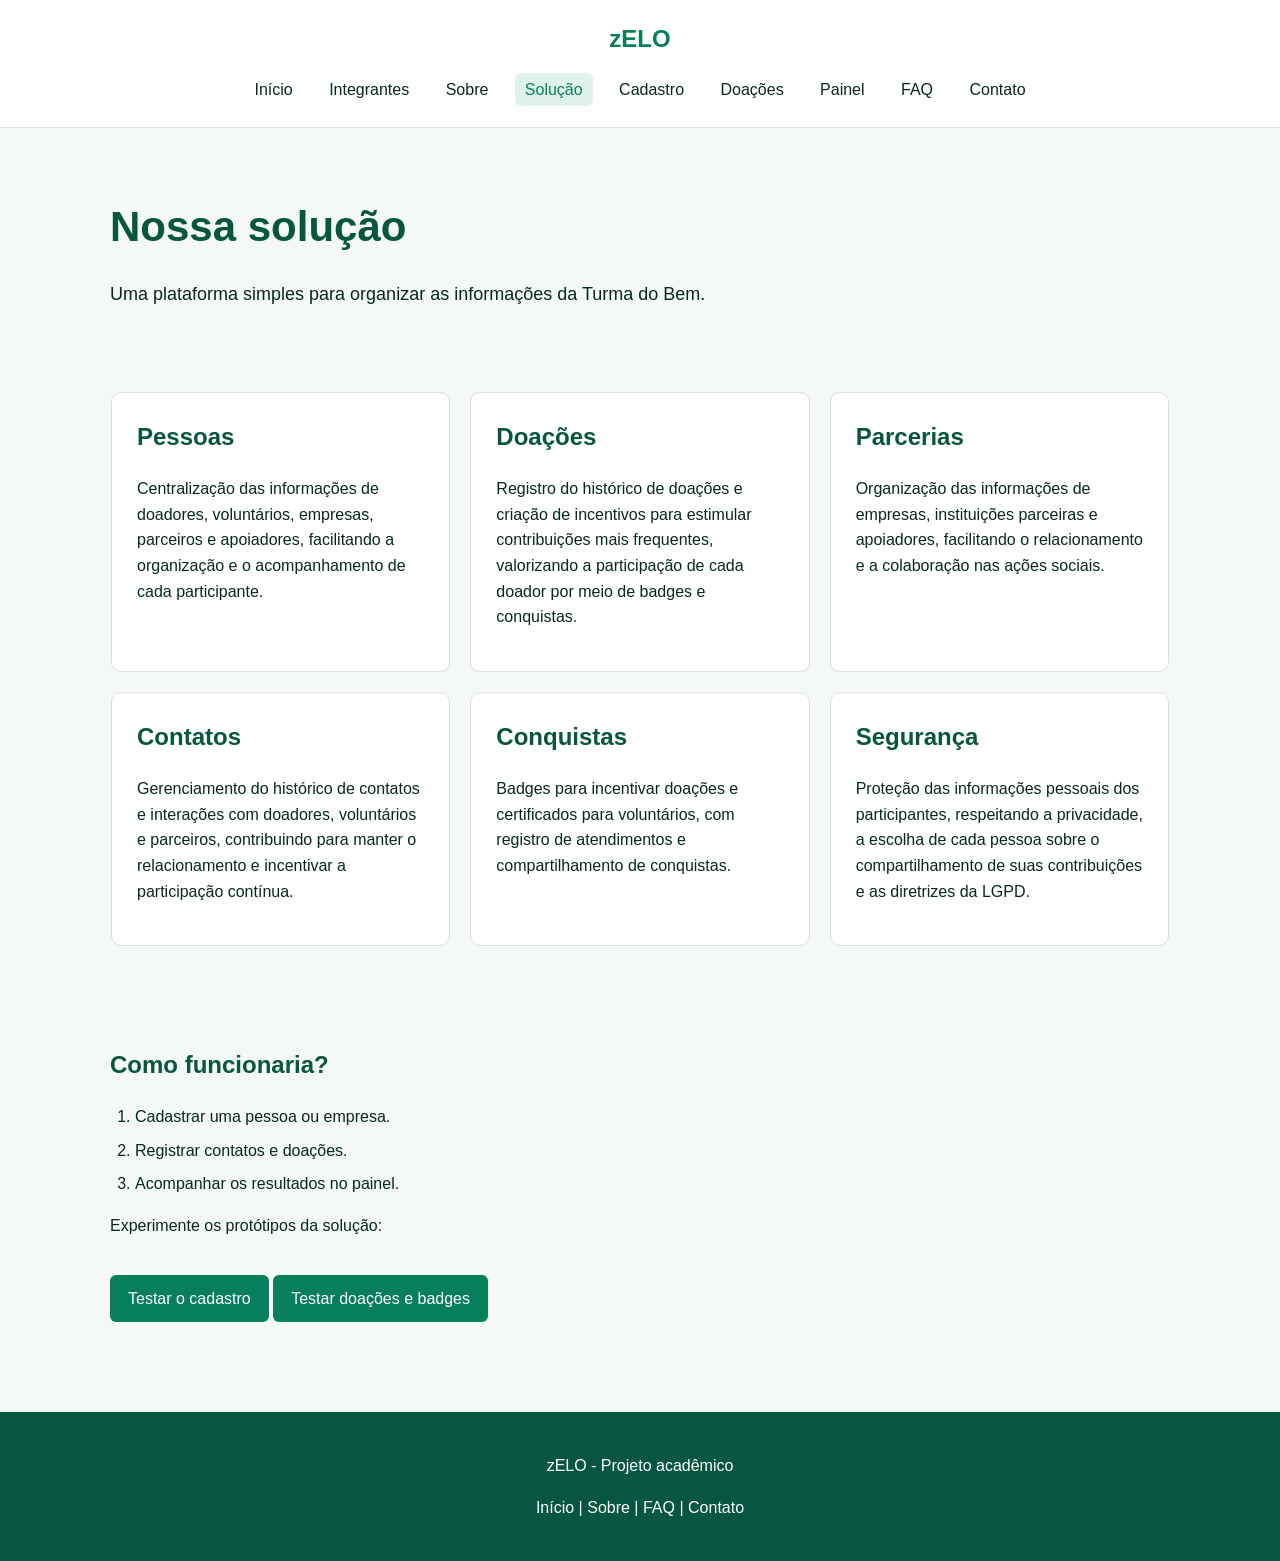
<file: solucao.html>
<!DOCTYPE html>
<html lang="pt-BR">
<head>
  <meta charset="UTF-8">
  <meta name="viewport" content="width=device-width, initial-scale=1.0">
  <title>zELO | Solução</title>
  <!-- CSS e JavaScript externos -->
  <link rel="stylesheet" href="css/style.css">
  <script src="js/java.js" defer></script>
</head>
<body>
  <!-- Cabeçalho com logo e menu de navegação -->
  <header>
    <nav>
      <p class="logo"><a href="index.html">zELO</a></p>
      <ul>
        <li><a href="index.html">Início</a></li>
        <li><a href="integrantes.html">Integrantes</a></li>
        <li><a href="sobre.html">Sobre</a></li>
        <li><a class="ativo" href="solucao.html">Solução</a></li>
        <li><a href="cadastro.html">Cadastro</a></li>
        <li><a href="doacoes.html">Doações</a></li>
        <li><a href="painel.html">Painel</a></li>
        <li><a href="faq.html">FAQ</a></li>
        <li><a href="contato.html">Contato</a></li>
      </ul>
    </nav>
  </header>

  <!-- Conteúdo principal da página -->
  <main>
    <!-- Título da página -->
    <section class="topo">
      <h1>Nossa solução</h1>
      <p>Uma plataforma simples para organizar as informações da Turma do Bem.</p>
    </section>

    <!-- Cards da solução -->
    <section class="secao">
      <div class="cards">
        <article>
          <h2>Pessoas</h2>
          <p>Centralização das informações de doadores, voluntários, empresas, parceiros e apoiadores, facilitando a organização e o acompanhamento de cada participante.</p>
        </article>

        <article>
          <h2>Doações</h2>
          <p>Registro do histórico de doações e criação de incentivos para estimular contribuições mais frequentes, valorizando a participação de cada doador por meio de badges e conquistas.</p>
        </article>

        <article>
          <h2>Parcerias</h2>
          <p>Organização das informações de empresas, instituições parceiras e apoiadores, facilitando o relacionamento e a colaboração nas ações sociais.</p>
        </article>

        <article>
          <h2>Contatos</h2>
          <p>Gerenciamento do histórico de contatos e interações com doadores, voluntários e parceiros, contribuindo para manter o relacionamento e incentivar a participação contínua.</p>
        </article>

        <article>
          <h2>Conquistas</h2>
          <p>Badges para incentivar doações e certificados para voluntários, com registro de atendimentos e compartilhamento de conquistas.</p>
        </article>

        <article>
          <h2>Segurança</h2>
          <p>Proteção das informações pessoais dos participantes, respeitando a privacidade, a escolha de cada pessoa sobre o compartilhamento de suas contribuições e as diretrizes da LGPD.</p>
        </article>
      </div>
    </section>

    <!-- Como funcionaria e links para os protótipos -->
    <section class="secao">
      <h2>Como funcionaria?</h2>
      <ol>
        <li>Cadastrar uma pessoa ou empresa.</li>
        <li>Registrar contatos e doações.</li>
        <li>Acompanhar os resultados no painel.</li>
      </ol>
      <p>Experimente os protótipos da solução:</p>
      <a class="botao" href="cadastro.html">Testar o cadastro</a>
      <a class="botao" href="doacoes.html">Testar doações e badges</a>
    </section>
  </main>

  <!-- Rodapé -->
  <footer>
    <p>zELO - Projeto acadêmico</p>
    <p><a href="index.html">Início</a> | <a href="sobre.html">Sobre</a> | <a href="faq.html">FAQ</a> | <a href="contato.html">Contato</a></p>
  </footer>
</body>
</html>
</file>
<file: css/style.css>
/* ==========================================================
   zELO - Folha de estilos (Sprint 02)
   Seções:
   1. Base                 6. Tabelas
   2. Cabeçalho e menu     7. FAQ e formulários
   3. Layout geral         8. Rodapé e integrantes
   4. Botões               9. Componentes (carrossel, acordeão...)
   5. Cards e caixas      10. Responsivo (tablet, mobile, desktop)
   ========================================================== */


/* ---------- 1. BASE ---------- */
body {
    margin: 0;
    font-family: Arial, sans-serif;
    background: #f4f8f6;
    color: #06291e;
    line-height: 1.6;
}

a {
    text-decoration: none;
    color: inherit;
}

img {
    max-width: 100%;
}


/* ---------- 2. CABEÇALHO E MENU ---------- */
header {
    background: white;
    border-bottom: 1px solid #ddd;
    text-align: center;
    padding: 15px;
}

/* logo (texto "zELO" no topo) */
.logo {
    margin: 5px;
    color: #087f5b;
    font-size: 1.5em;
    font-weight: bold;
}

nav ul {
    list-style: none;
    padding: 0;
    margin: 15px 0 5px;
}

nav li {
    display: inline-block;
    margin: 4px;
}

nav li a {
    padding: 8px 10px;
}

nav li a:hover,
nav li a.ativo {
    background: #dff3eb;
    color: #087f5b;
    border-radius: 6px;
}

/* botão do menu hambúrguer (escondido no desktop) */
.menu-toggle {
    display: none;
}


/* ---------- 3. LAYOUT GERAL ---------- */
main {
    width: 90%;
    max-width: 1100px;
    margin: auto;
}

.inicio {
    padding: 70px 20px;
    text-align: center;
}

.inicio h1,
.topo h1 {
    font-size: 42px;
    margin: 10px 0 20px;
    color: #07563f;
}

.inicio p {
    font-size: 18px;
}

.destaque {
    color: #087f5b;
    font-weight: bold;
    font-size: 14px;
}

.secao {
    padding: 40px 20px;
}

.secao h2,
.topo h1 {
    color: #07563f;
}

.topo {
    padding: 55px 20px 25px;
}

.topo p {
    font-size: 18px;
}

/* texto de um lado e formulário/lista do outro */
.duas-colunas {
    text-align: center;
}

ul,
ol {
    padding-left: 25px;
}

li {
    margin-bottom: 8px;
}

.margem {
    margin-top: 45px;
}


/* ---------- 4. BOTÕES ---------- */
.botao {
    display: inline-block;
    margin-top: 20px;
    background: #087f5b;
    color: white;
    padding: 11px 18px;
    border-radius: 6px;
    border: 0;
    cursor: pointer;
}

.botao:hover {
    background: #07563f;
}

.botao:active {
    transform: scale(0.97);
}


/* ---------- 5. CARDS E CAIXAS ---------- */
.caixa,
.cards article,
form,
.faq article {
    background: white;
    border: 1px solid #ddd;
    border-radius: 10px;
    padding: 25px;
    margin: 15px 0;
}

.cards {
    text-align: center;
}

.cards article {
    display: inline-block;
    vertical-align: top;
    width: 28%;
    height: 180px;
    margin: 1%;
    text-align: left;
}

.cards article h2,
.cards article h3 {
    margin-top: 0;
}

/* sombra ao passar o mouse */
.cards article:hover,
.caixa:hover {
    box-shadow: 0 6px 15px rgba(7, 86, 63, 0.15);
}


/* ---------- 6. TABELAS ---------- */
table {
    width: 100%;
    border-collapse: collapse;
    background: white;
    margin-top: 20px;
}

th,
td {
    padding: 13px;
    border: 1px solid #ddd;
    text-align: left;
    word-break: break-word;
}

th {
    background: #dff3eb;
    color: #07563f;
}

/* selo de badge (Bronze, Prata, Ouro) */
.badge {
    display: inline-block;
    padding: 2px 10px;
    border-radius: 12px;
    background: #dff3eb;
    color: #07563f;
    font-size: 14px;
    font-weight: bold;
    white-space: nowrap;
}


/* ---------- 7. FAQ E FORMULÁRIOS ---------- */
.faq {
    text-align: center;
}

.faq article {
    display: inline-block;
    vertical-align: top;
    width: 42%;
    height: 130px;
    margin: 1%;
    text-align: left;
}

.faq article h2 {
    font-size: 20px;
}

form {
    text-align: left;
}

label {
    display: block;
    margin-top: 12px;
    margin-bottom: 5px;
    font-weight: bold;
}

input,
textarea,
select {
    width: 100%;
    padding: 11px;
    box-sizing: border-box;
    border: 1px solid #ccc;
    border-radius: 5px;
    background: white;
    font-family: Arial, sans-serif;
}

form .botao {
    margin-top: 20px;
}

/* campo com erro (marcado pelo JavaScript) */
input.erro,
textarea.erro,
select.erro {
    border-color: #c92a2a;
    background: #fff5f5;
}

/* aviso abaixo dos campos */
.aviso-form {
    margin: 10px 0 0;
    font-weight: bold;
}

.aviso-erro {
    color: #c92a2a;
}

.aviso-ok {
    color: #2b8a3e;
}


/* ---------- 8. RODAPÉ E INTEGRANTES ---------- */
footer {
    margin-top: 50px;
    background: #07563f;
    color: white;
    text-align: center;
    padding: 25px;
}

footer a:hover {
    text-decoration: underline;
}

.integrantes article {
    height: auto;
    min-height: 400px;
}

.integrantes article img {
    width: 130px;
    height: 130px;
    object-fit: cover;
    border-radius: 50%;
    display: block;
    margin: 0 auto 15px;
}

.integrantes article h2 {
    font-size: 18px;
}

.integrantes article p {
    font-size: 14px;
}

.integrantes article a {
    color: #087f5b;
}


/* ---------- 9. COMPONENTES FEITOS COM JAVASCRIPT ---------- */

/* carrossel da página inicial */
.carrossel {
    display: flex;
    align-items: center;
    justify-content: center;
    gap: 10px;
    max-width: 700px;
    margin: 20px auto 0;
}

.slide {
    flex: 1;
    background: white;
    border: 1px solid #ddd;
    border-radius: 10px;
    padding: 25px;
    min-height: 130px;
    text-align: center;
}

.slide h3 {
    margin-top: 0;
    color: #07563f;
}

.slide small {
    color: #5b7a6e;
}

.seta {
    width: 40px;
    height: 40px;
    border: 0;
    border-radius: 50%;
    background: #087f5b;
    color: white;
    font-size: 18px;
    cursor: pointer;
}

.seta:hover {
    background: #07563f;
}

/* acordeão do FAQ (a classe "acordeao" é colocada pelo JS) */
.faq article.acordeao {
    height: auto;
    min-height: 0;
    padding: 0;
}

.faq article.acordeao h2 {
    margin: 0;
    padding: 18px 45px 18px 20px;
    position: relative;
    cursor: pointer;
}

.faq article.acordeao h2:hover {
    background: #f0f8f4;
    border-radius: 10px;
}

/* sinal de + (vira - quando aberto) */
.faq article.acordeao h2::after {
    content: "+";
    position: absolute;
    right: 20px;
    color: #087f5b;
}

.faq article.acordeao.aberto h2::after {
    content: "-";
}

/* a resposta fica escondida até clicar */
.faq article.acordeao p {
    display: none;
    margin: 0;
    padding: 0 20px 18px;
}

.faq article.acordeao.aberto p {
    display: block;
}


/* ==========================================================
   10. RESPONSIVO
   ========================================================== */

/* ---------- Notebook (até 1024px) ---------- */
@media (max-width: 1024px) {
    .inicio h1,
    .topo h1 {
        font-size: 36px;
    }

    .cards article {
        width: 29%;
        padding: 20px;
    }

    .secao {
        padding: 35px 15px;
    }
}

/* ---------- Tablet (até 768px) ---------- */
@media (max-width: 768px) {
    header {
        padding: 12px 10px;
    }

    main {
        width: 94%;
    }

    .inicio {
        padding: 45px 10px;
    }

    .inicio h1,
    .topo h1 {
        font-size: 32px;
    }

    .inicio p,
    .topo p {
        font-size: 17px;
    }

    .secao {
        padding: 30px 10px;
    }

    /* menu hambúrguer: logo de um lado e botão do outro */
    nav {
        display: flex;
        flex-wrap: wrap;
        align-items: center;
        justify-content: space-between;
    }

    .logo {
        margin: 0;
    }

    .menu-toggle {
        display: block;
        background: #dff3eb;
        color: #087f5b;
        border: 0;
        border-radius: 6px;
        padding: 8px 14px;
        font-size: 22px;
        cursor: pointer;
    }

    /* a lista de links fica escondida até clicar no botão */
    nav ul {
        display: none;
        width: 100%;
        margin: 12px 0 0;
    }

    nav ul.aberto {
        display: block;
    }

    nav ul.aberto li {
        display: block;
        margin: 4px 0;
    }

    nav li a {
        font-size: 15px;
    }

    nav ul.aberto li a {
        display: block;
        padding: 12px;
        text-align: left;
    }

    /* cards em 2 colunas */
    .cards article,
    .faq article {
        box-sizing: border-box;
        width: 46%;
        height: auto;
        min-height: 150px;
        margin: 1%;
    }

    .faq article {
        min-height: 130px;
    }

    .integrantes article {
        min-height: 380px;
    }

    /* texto e formulário um embaixo do outro */
    .duas-colunas > div,
    .duas-colunas > form {
        display: block;
        width: 100%;
        box-sizing: border-box;
    }

    .duas-colunas > div {
        text-align: left;
    }

    /* carrossel: setas abaixo do slide */
    .carrossel {
        flex-wrap: wrap;
    }

    .slide {
        order: 1;
        flex-basis: 100%;
    }

    .seta {
        order: 2;
    }

    footer {
        margin-top: 35px;
        padding: 20px 15px;
    }
}

/* ---------- Mobile (até 600px) ---------- */
@media (max-width: 600px) {
    body {
        line-height: 1.5;
    }

    .logo {
        font-size: 22px;
    }

    nav li a {
        font-size: 14px;
        border: 1px solid #e3efe9;
        border-radius: 6px;
    }

    main {
        width: 92%;
    }

    .inicio {
        padding: 30px 5px;
    }

    .inicio h1,
    .topo h1 {
        font-size: 26px;
        margin: 8px 0 14px;
    }

    .inicio p,
    .topo p {
        font-size: 16px;
    }

    .topo {
        padding: 35px 5px 15px;
    }

    .secao {
        padding: 25px 5px;
    }

    .caixa {
        padding: 18px;
    }

    /* cards em 1 coluna */
    .cards article,
    .faq article {
        display: block;
        box-sizing: border-box;
        width: 100%;
        height: auto;
        min-height: 0;
        margin: 12px 0;
        padding: 18px;
    }

    .integrantes article {
        min-height: 0;
    }

    .integrantes article img {
        width: 110px;
        height: 110px;
    }

    .faq article h2 {
        font-size: 18px;
    }

    /* botão ocupa a largura toda */
    .botao {
        display: block;
        text-align: center;
        padding: 13px 18px;
    }

    form {
        padding: 18px;
    }

    /* fonte 16px evita o zoom automático no iPhone */
    input,
    textarea,
    select {
        font-size: 16px;
    }

    table {
        font-size: 14px;
    }

    th,
    td {
        padding: 10px 8px;
    }

    .margem {
        margin-top: 30px;
    }

    footer {
        margin-top: 30px;
        padding: 18px 10px;
        font-size: 14px;
    }
}

/* ---------- Celulares muito pequenos (até 360px) ---------- */
@media (max-width: 360px) {
    nav li a {
        font-size: 13px;
    }

    .inicio h1,
    .topo h1 {
        font-size: 23px;
    }
}

/* ---------- Desktop (a partir de 992px) ---------- */
@media (min-width: 992px) {
    /* cards: 3 por linha, todos da mesma altura */
    .cards {
        display: flex;
        flex-wrap: wrap;
        justify-content: center;
        gap: 20px;
    }

    .cards article {
        box-sizing: border-box;
        width: calc(33.333% - 14px);
        height: auto;
        min-height: 180px;
        margin: 0;
    }

    .cards.integrantes article {
        min-height: 400px;
    }

    /* texto de um lado e formulário/lista do outro */
    .duas-colunas {
        display: flex;
        align-items: flex-start;
        gap: 30px;
        text-align: left;
    }

    .duas-colunas > div,
    .duas-colunas > form {
        flex: 1;
        min-width: 0;
        margin: 0;
    }

    nav li {
        margin: 4px 6px;
    }
}

/* ---------- Desktop grande (a partir de 1300px) ---------- */
@media (min-width: 1300px) {
    main {
        max-width: 1200px;
    }

    body {
        font-size: 17px;
    }

    .inicio h1,
    .topo h1 {
        font-size: 48px;
    }

    .inicio p,
    .topo p {
        font-size: 20px;
    }

    .cards {
        gap: 28px;
    }

    .cards article {
        width: calc(33.333% - 19px);
        padding: 30px;
    }

    .duas-colunas {
        gap: 40px;
    }
}
</file>
